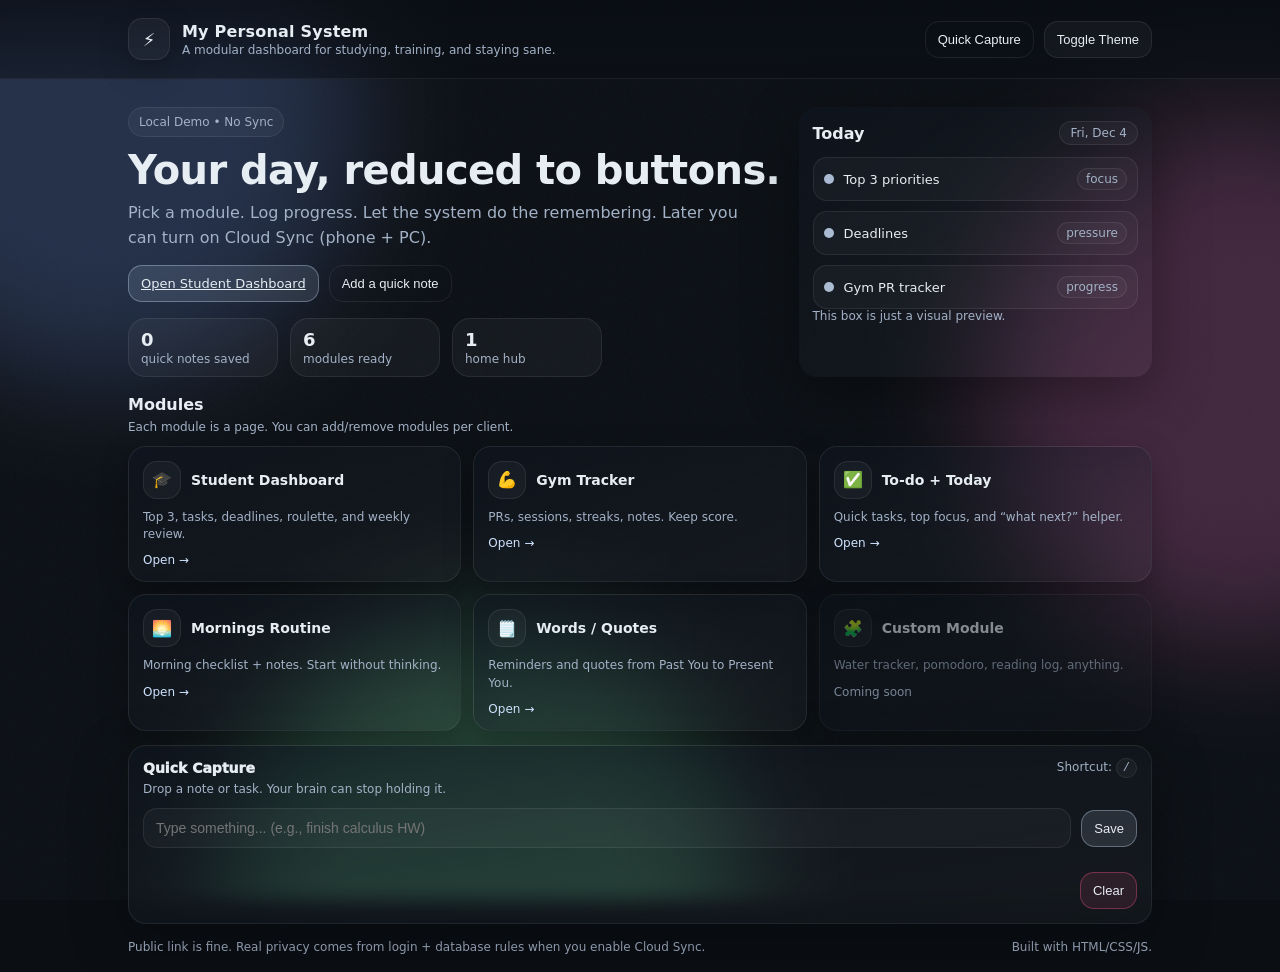
<file: index.html>
<!doctype html>
<html lang="en">
<head>
  <meta charset="utf-8" />
  <meta name="viewport" content="width=device-width, initial-scale=1" />
  <title>My Personal System</title>
  <link rel="stylesheet" href="styles.css" />
</head>
<body>
  <div class="bg">
    <div class="orb orb-a"></div>
    <div class="orb orb-b"></div>
    <div class="orb orb-c"></div>
    <div class="grain"></div>
  </div>

  <header class="topbar">
    <div class="wrap topbar-inner">
      <div class="brand">
        <div class="logo" aria-hidden="true">
          <span class="logo-bolt">⚡</span>
        </div>
        <div class="brand-text">
          <div class="title">My Personal System</div>
          <div class="subtitle">A modular dashboard for studying, training, and staying sane.</div>
        </div>
      </div>

      <div class="top-actions">
        <button id="btnQuick" class="btn ghost" type="button">Quick Capture</button>
        <button id="btnTheme" class="btn" type="button">Toggle Theme</button>
      </div>
    </div>
  </header>

  <main class="wrap">
    <section class="hero">
      <div class="hero-left">
        <div class="badge">Local Demo • No Sync</div>
        <h1 class="hero-title">Your day, reduced to buttons.</h1>
        <p class="hero-desc">
          Pick a module. Log progress. Let the system do the remembering.
          Later you can turn on Cloud Sync (phone + PC).
        </p>

        <div class="hero-actions">
          <a class="btn primary" href="html/student_dashboard.html">Open Student Dashboard</a>
          <button id="heroQuick" class="btn ghost" type="button">Add a quick note</button>
        </div>

        <div class="hero-stats">
          <div class="stat">
            <div class="stat-num" id="statQuick">0</div>
            <div class="stat-label">quick notes saved</div>
          </div>
          <div class="stat">
            <div class="stat-num">6</div>
            <div class="stat-label">modules ready</div>
          </div>
          <div class="stat">
            <div class="stat-num">1</div>
            <div class="stat-label">home hub</div>
          </div>
        </div>
      </div>

      <div class="hero-right">
        <div class="mini card-glass">
          <div class="mini-head">
            <div class="mini-title">Today</div>
            <div class="mini-pill" id="todayPill">—</div>
          </div>
          <div class="mini-body">
            <div class="mini-row">
              <div class="mini-dot"></div>
              <div class="mini-text">Top 3 priorities</div>
              <div class="mini-tag">focus</div>
            </div>
            <div class="mini-row">
              <div class="mini-dot"></div>
              <div class="mini-text">Deadlines</div>
              <div class="mini-tag">pressure</div>
            </div>
            <div class="mini-row">
              <div class="mini-dot"></div>
              <div class="mini-text">Gym PR tracker</div>
              <div class="mini-tag">progress</div>
            </div>
          </div>
          <div class="mini-foot muted">This box is just a visual preview.</div>
        </div>
      </div>
    </section>

    <section class="section-head">
      <h2 class="section-title">Modules</h2>
      <p class="section-sub">Each module is a page. You can add/remove modules per client.</p>
    </section>

    <section class="grid">
      <a class="card card-glass" href="html/student_dashboard.html">
        <div class="card-top">
          <div class="card-icon">🎓</div>
          <div class="card-title">Student Dashboard</div>
        </div>
        <div class="card-desc">
          Top 3, tasks, deadlines, roulette, and weekly review.
        </div>
        <div class="card-meta">Open →</div>
      </a>

      <a class="card card-glass" href="gym.html">
        <div class="card-top">
          <div class="card-icon">💪</div>
          <div class="card-title">Gym Tracker</div>
        </div>
        <div class="card-desc">
          PRs, sessions, streaks, notes. Keep score.
        </div>
        <div class="card-meta">Open →</div>
      </a>

      <a class="card card-glass" href="todo.html">
        <div class="card-top">
          <div class="card-icon">✅</div>
          <div class="card-title">To-do + Today</div>
        </div>
        <div class="card-desc">
          Quick tasks, top focus, and “what next?” helper.
        </div>
        <div class="card-meta">Open →</div>
      </a>

      <a class="card card-glass" href="mornings.html">
        <div class="card-top">
          <div class="card-icon">🌅</div>
          <div class="card-title">Mornings Routine</div>
        </div>
        <div class="card-desc">
          Morning checklist + notes. Start without thinking.
        </div>
        <div class="card-meta">Open →</div>
      </a>

      <a class="card card-glass" href="words.html">
        <div class="card-top">
          <div class="card-icon">🗒️</div>
          <div class="card-title">Words / Quotes</div>
        </div>
        <div class="card-desc">
          Reminders and quotes from Past You to Present You.
        </div>
        <div class="card-meta">Open →</div>
      </a>

      <a class="card card-glass disabled" href="#" aria-disabled="true">
        <div class="card-top">
          <div class="card-icon">🧩</div>
          <div class="card-title">Custom Module</div>
        </div>
        <div class="card-desc">
          Water tracker, pomodoro, reading log, anything.
        </div>
        <div class="card-meta">Coming soon</div>
      </a>
    </section>

    <section class="panel card-glass" id="quickPanel">
      <div class="panel-top">
        <div>
          <div class="panel-title">Quick Capture</div>
          <div class="panel-desc">Drop a note or task. Your brain can stop holding it.</div>
        </div>
        <div class="hint muted">Shortcut: <span class="kbd">/</span></div>
      </div>

      <div class="row">
        <input id="quickInput" class="input" placeholder="Type something... (e.g., finish calculus HW)" />
        <button id="quickSave" class="btn primary" type="button">Save</button>
      </div>

      <ul id="quickList" class="list"></ul>

      <div class="row end">
        <button id="quickClear" class="btn danger" type="button">Clear</button>
      </div>
    </section>

    <footer class="footer">
      <span class="muted">Public link is fine. Real privacy comes from login + database rules when you enable Cloud Sync.</span>
      <span class="muted">Built with HTML/CSS/JS.</span>
    </footer>
  </main>

  <script src="app.js"></script>
</body>
</html>
</file>
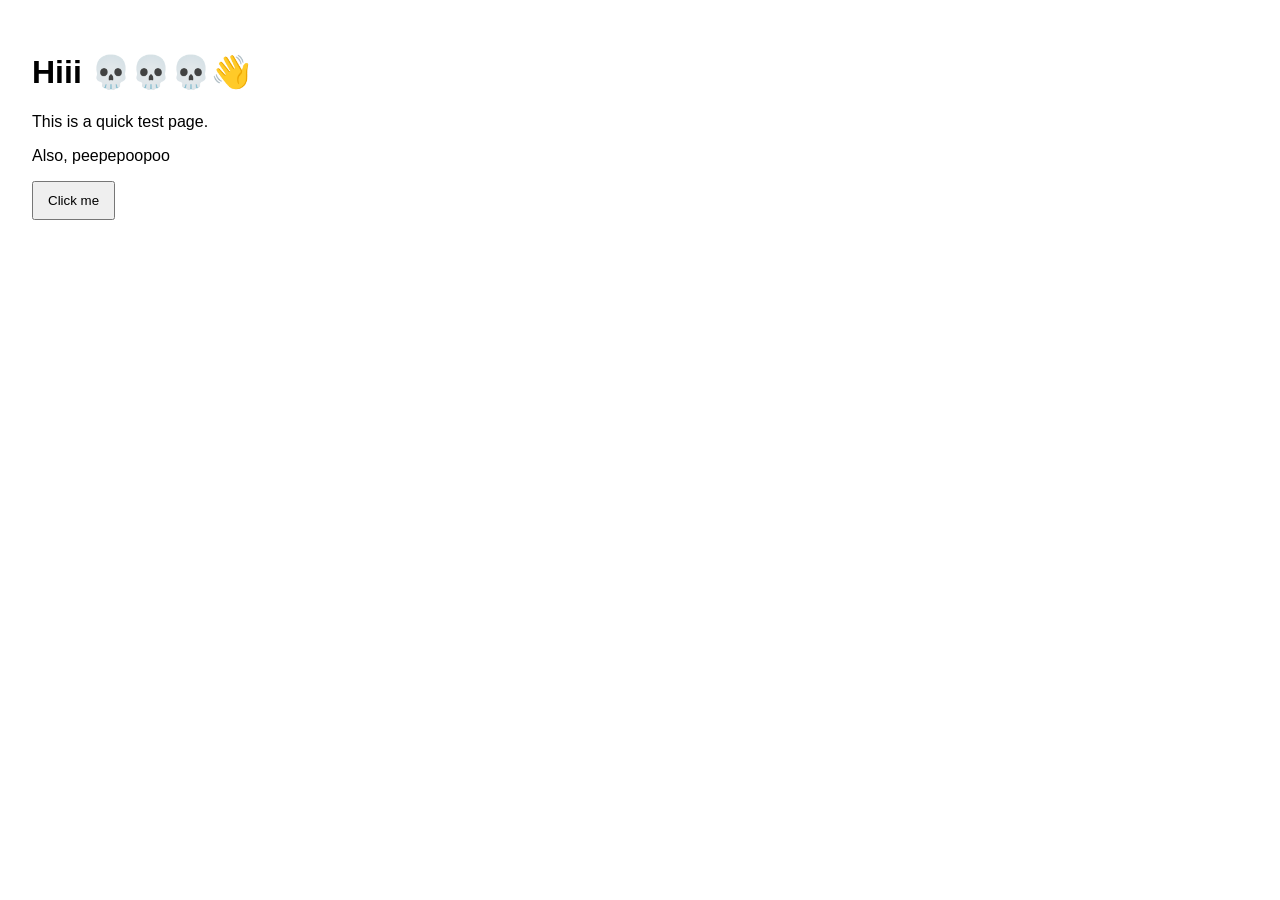
<file: not important.html>
<!doctype html>
<html lang="en">
<head>
  <meta charset="utf-8" />
  <meta name="viewport" content="width=device-width, initial-scale=1" />
  <title>Test Page</title>
  <style>
    body { font-family: Arial, sans-serif; padding: 24px; }
    button { padding: 10px 14px; cursor: pointer; }
    #msg { margin-top: 12px; }
  </style>
</head>
<body>
  <h1>Hiii 💀💀💀👋</h1>
  <p>This is a quick test page.</p>
  <p>Also, peepepoopoo</p>

  <button id="btn">Click me</button>
  <div id="msg"></div>

  <script>
    const btn = document.getElementById("btn");
    const msg = document.getElementById("msg");
    let n = 0;

    btn.addEventListener("click", () => {
      n++;
      msg.textContent = `Clicked ${n} time(s).`;
    });
  </script>
</body>
</html>
</file>
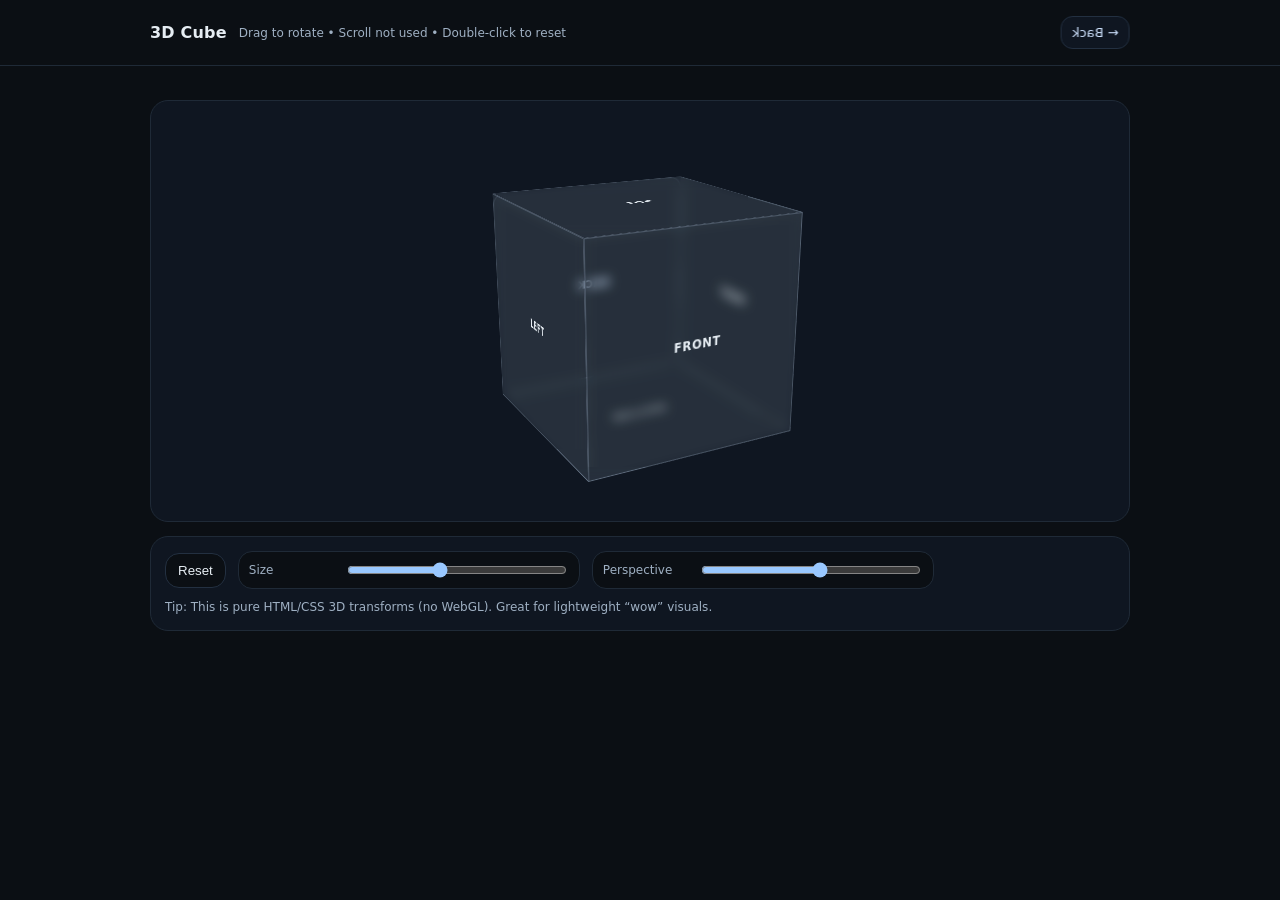
<file: html/cube.html>
<!-- cube.html -->
<!doctype html>
<html lang="en">
<head>
  <meta charset="utf-8" />
  <meta name="viewport" content="width=device-width,initial-scale=1" />
  <title>3D Cube (Drag to Rotate)</title>
  <link rel="stylesheet" href="../CSS/cube.css" />
</head>
<body>
  <header class="bar">
    <div class="wrap">
      <div class="title">3D Cube</div>
      <div class="hint">Drag to rotate • Scroll not used • Double-click to reset</div>
      <a class="back" href="index.html">← Back</a>
    </div>
  </header>

  <main class="wrap">
    <div class="stage" id="stage" aria-label="3D cube stage">
      <div class="scene">
        <div class="cube" id="cube">
          <div class="face front">front</div>
          <div class="face back">back</div>
          <div class="face right">right</div>
          <div class="face left">left</div>
          <div class="face top">top</div>
          <div class="face bottom">bottom</div>
        </div>
      </div>
    </div>

    <section class="panel">
      <div class="row">
        <button id="btnReset">Reset</button>
        <label class="slider">
          <span>Size</span>
          <input id="size" type="range" min="120" max="360" value="220" />
        </label>
        <label class="slider">
          <span>Perspective</span>
          <input id="persp" type="range" min="300" max="1400" value="900" />
        </label>
      </div>
      <p class="small">
        Tip: This is pure HTML/CSS 3D transforms (no WebGL). Great for lightweight “wow” visuals.
      </p>
    </section>
  </main>

  <script src="../Java/cube.js"></script>
</body>
</html>
</file>
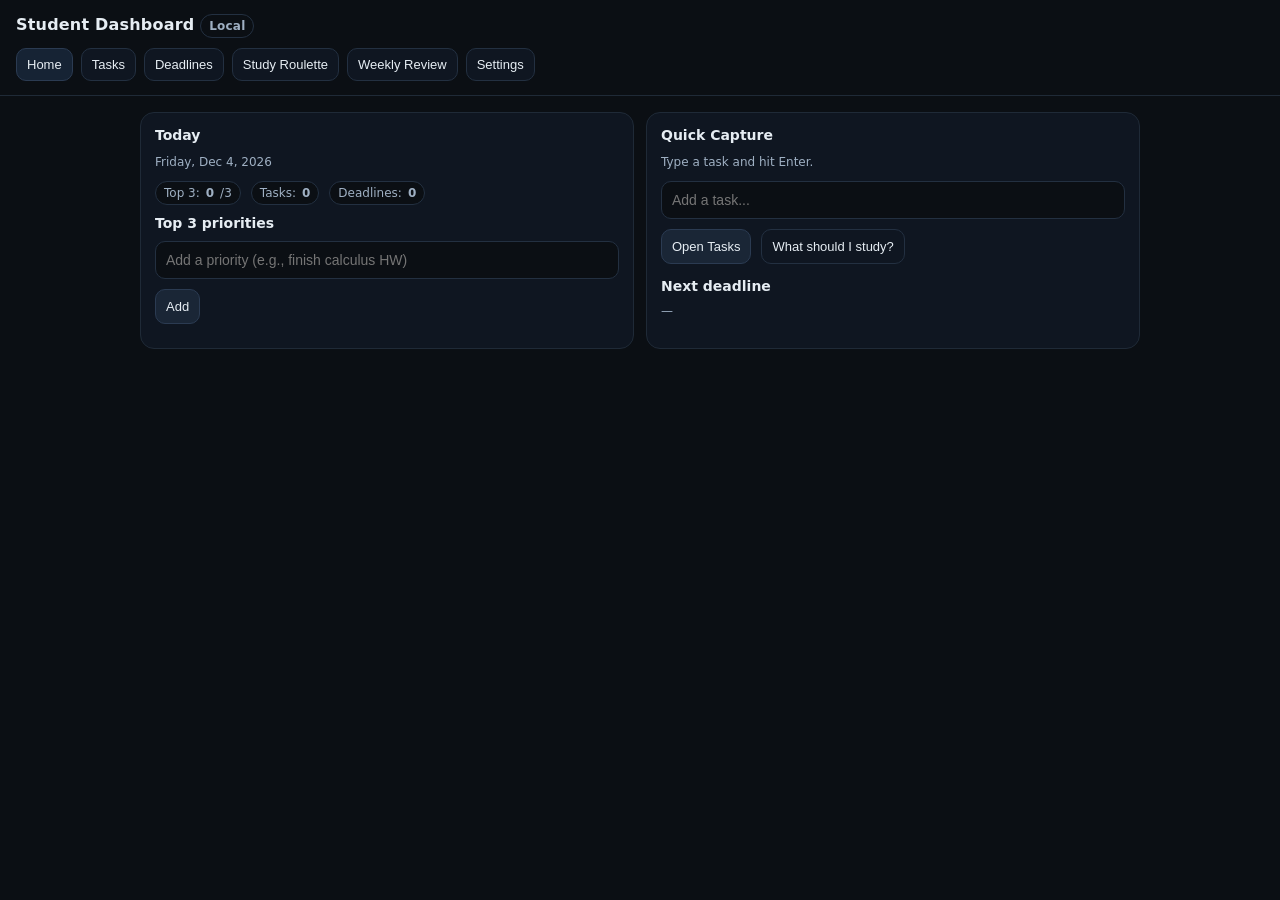
<file: html/student_dashboard.html>
<!doctype html>
<html lang="en">
<head>
  <meta charset="utf-8" />
  <meta name="viewport" content="width=device-width,initial-scale=1" />
  <title>Student Dashboard (Skeleton)</title>
  <style>
    :root { color-scheme: dark; }
    body { margin: 0; font-family: system-ui, -apple-system, Segoe UI, Roboto, Arial; background:#0b0f14; color:#e6edf3; }
    header { position: sticky; top: 0; z-index: 5; background:#0b0f14; border-bottom:1px solid #1f2a37; padding: 14px 16px; }
    h1 { margin:0 0 10px; font-size: 16px; font-weight: 800; letter-spacing: .2px; }
    .tabs { display:flex; flex-wrap:wrap; gap:8px; }
    .tab { border:1px solid #233041; background:#0f1621; color:#e6edf3; padding:8px 10px; border-radius:10px; cursor:pointer; font-size:13px; }
    .tab[aria-selected="true"] { background:#162334; border-color:#2b3b52; }
    main { max-width: 1000px; margin: 0 auto; padding: 16px; }
    .grid { display:grid; gap:12px; grid-template-columns: 1fr; }
    @media (min-width: 900px) { .grid.two { grid-template-columns: 1fr 1fr; } }
    .card { background:#0f1621; border:1px solid #1f2a37; border-radius:14px; padding:14px; }
    .card h2 { margin:0 0 10px; font-size:14px; }
    .muted { color:#9fb0c3; font-size:12px; }
    .row { display:flex; gap:10px; flex-wrap:wrap; align-items:center; }
    input, textarea, select {
      width:100%; box-sizing:border-box;
      background:#0b0f14; color:#e6edf3;
      border:1px solid #233041; border-radius:10px;
      padding:10px; font-size:14px;
    }
    textarea { min-height: 90px; resize: vertical; }
    button { background:#1a2636; color:#e6edf3; border:1px solid #2b3b52; border-radius:10px; padding:9px 10px; cursor:pointer; font-size:13px; }
    button:hover { background:#223248; }
    button.ghost { background:transparent; border-color:#233041; }
    button.danger { background:#2a1620; border-color:#4b2230; }
    button.danger:hover { background:#3a1d2a; }
    .pill { display:inline-flex; align-items:center; gap:6px; padding:4px 8px; border:1px solid #233041; border-radius:999px; background:#0b0f14; font-size:12px; color:#9fb0c3; }
    .list { margin:10px 0 0; padding:0; list-style:none; display:flex; flex-direction:column; gap:8px; }
    .item { display:flex; gap:10px; align-items:flex-start; border:1px solid #1f2a37; border-radius:12px; padding:10px; background:#0b0f14; }
    .item input[type="checkbox"] { width:18px; height:18px; margin-top:2px; }
    .item .content { flex:1; }
    .item .title { margin:0; font-size:14px; }
    .item .meta { margin-top:2px; font-size:12px; color:#9fb0c3; }
    .right { margin-left:auto; display:flex; gap:8px; }
    .hidden { display:none !important; }
    .toast { position: fixed; bottom: 16px; left: 50%; transform: translateX(-50%); background:#0f1621; border:1px solid #233041; padding:10px 12px; border-radius:12px; font-size:13px; max-width: 92vw; }
  </style>
</head>
<body>
  <header>
    <h1>Student Dashboard <span class="pill">Local</span></h1>
    <div class="tabs" role="tablist" aria-label="Sections">
      <button class="tab" role="tab" aria-selected="true" data-tab="home">Home</button>
      <button class="tab" role="tab" aria-selected="false" data-tab="tasks">Tasks</button>
      <button class="tab" role="tab" aria-selected="false" data-tab="deadlines">Deadlines</button>
      <button class="tab" role="tab" aria-selected="false" data-tab="roulette">Study Roulette</button>
      <button class="tab" role="tab" aria-selected="false" data-tab="review">Weekly Review</button>
      <button class="tab" role="tab" aria-selected="false" data-tab="settings">Settings</button>
    </div>
  </header>

  <main>
    <!-- HOME -->
    <section id="tab-home" class="tabpane">
      <div class="grid two">
        <div class="card">
          <h2>Today</h2>
          <p class="muted" id="todayLine"></p>
          <div class="row">
            <span class="pill">Top 3: <strong id="statTop3">0</strong>/3</span>
            <span class="pill">Tasks: <strong id="statTasks">0</strong></span>
            <span class="pill">Deadlines: <strong id="statDeadlines">0</strong></span>
          </div>
          <div style="height:10px"></div>

          <h2 style="margin-top:0">Top 3 priorities</h2>
          <div class="row">
            <input id="top3Text" placeholder="Add a priority (e.g., finish calculus HW)" />
            <button id="top3Add">Add</button>
          </div>
          <ul class="list" id="top3List"></ul>
        </div>

        <div class="card">
          <h2>Quick Capture</h2>
          <p class="muted">Type a task and hit Enter.</p>
          <input id="quickTask" placeholder="Add a task..." />
          <div class="row" style="margin-top:10px">
            <button id="goTasks">Open Tasks</button>
            <button id="spinNow" class="ghost">What should I study?</button>
          </div>

          <div style="height:14px"></div>
          <h2>Next deadline</h2>
          <div id="nextDeadline" class="muted">—</div>
        </div>
      </div>
    </section>

    <!-- TASKS -->
    <section id="tab-tasks" class="tabpane hidden">
      <div class="grid two">
        <div class="card">
          <h2>Tasks</h2>
          <div class="row">
            <input id="taskText" placeholder="Task..." />
            <select id="taskCourse" style="max-width:220px">
              <option value="">Course (optional)</option>
            </select>
            <button id="taskAdd">Add</button>
          </div>
          <ul class="list" id="taskList"></ul>
          <div class="row" style="margin-top:10px">
            <button id="taskClearDone" class="danger">Delete done</button>
            <button id="taskClearAll" class="ghost">Clear all</button>
          </div>
        </div>

        <div class="card">
          <h2>Courses (for filtering + roulette)</h2>
          <div class="row">
            <input id="courseText" placeholder="Add a course (e.g., Calculus, CS101)" />
            <button id="courseAdd">Add</button>
          </div>
          <ul class="list" id="courseList"></ul>
          <p class="muted" style="margin-top:10px">
            Tip: course list is used by Study Roulette when you have no tasks.
          </p>
        </div>
      </div>
    </section>

    <!-- DEADLINES -->
    <section id="tab-deadlines" class="tabpane hidden">
      <div class="grid two">
        <div class="card">
          <h2>Deadlines</h2>
          <div class="row">
            <input id="dlTitle" placeholder="Deadline title (e.g., Physics Lab Report)" />
            <input id="dlDate" type="date" style="max-width: 200px;" />
            <select id="dlCourse" style="max-width:220px">
              <option value="">Course (optional)</option>
            </select>
            <button id="dlAdd">Add</button>
          </div>
          <ul class="list" id="dlList"></ul>
          <div class="row" style="margin-top:10px">
            <button id="dlClearAll" class="danger">Clear all</button>
          </div>
        </div>

        <div class="card">
          <h2>Countdown</h2>
          <p class="muted">Closest upcoming deadline.</p>
          <div id="countdownBox" style="font-size:16px; line-height:1.5">—</div>
        </div>
      </div>
    </section>

    <!-- ROULETTE -->
    <section id="tab-roulette" class="tabpane hidden">
      <div class="grid two">
        <div class="card">
          <h2>Study Roulette</h2>
          <p class="muted">Picks from your undone tasks first. If none, picks a course.</p>
          <button id="rouletteSpin">SPIN</button>
          <div style="margin-top:12px; font-size:16px;">
            Result: <strong id="rouletteResult">—</strong>
          </div>
          <div class="row" style="margin-top:10px">
            <button id="rouletteMarkDone" class="ghost">Mark chosen task done</button>
          </div>
          <p class="muted" style="margin-top:10px">
            If the result is a course (not a task), you can create a quick task for it.
          </p>
        </div>

        <div class="card">
          <h2>Quick task from result</h2>
          <div class="row">
            <input id="rouletteTaskText" placeholder="Task text..." />
            <button id="rouletteTaskAdd">Add to tasks</button>
          </div>
        </div>
      </div>
    </section>

    <!-- REVIEW -->
    <section id="tab-review" class="tabpane hidden">
      <div class="grid two">
        <div class="card">
          <h2>Weekly Review</h2>
          <p class="muted">Simple prompts. You can expand this later.</p>
          <textarea id="reviewText" placeholder="What went well this week? What sucked? What’s the plan for next week?"></textarea>
          <div class="row" style="margin-top:10px">
            <button id="reviewSave">Save</button>
            <span id="reviewSaved" class="muted"></span>
          </div>
        </div>

        <div class="card">
          <h2>Stats</h2>
          <div class="row">
            <span class="pill">Tasks done: <strong id="statDone">0</strong></span>
            <span class="pill">Active courses: <strong id="statCourses">0</strong></span>
          </div>
          <p class="muted" style="margin-top:10px">
            Later: add streaks, a 7-day grid, etc.
          </p>
        </div>
      </div>
    </section>

    <!-- SETTINGS -->
    <section id="tab-settings" class="tabpane hidden">
      <div class="card">
        <h2>Data</h2>
        <p class="muted">Local storage only. No syncing. (Supabase comes later.)</p>
        <div class="row">
          <button id="exportBtn">Export JSON</button>
          <button id="importBtn" class="ghost">Import JSON</button>
          <button id="wipeBtn" class="danger">Wipe all data</button>
        </div>
        <input id="importFile" class="hidden" type="file" accept="application/json" />
      </div>
    </section>
  </main>

  <div id="toast" class="toast hidden"></div>

  <script>
    // ========= Local State =========
    const LS_KEY = "student_dash_v1";
    const uid = () => Math.random().toString(16).slice(2) + Date.now().toString(16);
    const defaultState = () => ({
      top3: [],
      tasks: [],        // {id, text, course, done, createdAt}
      courses: [],      // {id, name}
      deadlines: [],    // {id, title, dateISO, course}
      weeklyReview: ""  // string
    });

    let state = loadState();

    function loadState() {
      try {
        const raw = localStorage.getItem(LS_KEY);
        if (!raw) return defaultState();
        return { ...defaultState(), ...JSON.parse(raw) };
      } catch { return defaultState(); }
    }

    function saveState() {
      localStorage.setItem(LS_KEY, JSON.stringify(state));
      renderAll();
    }

    const $ = (id) => document.getElementById(id);

    function toast(msg) {
      const el = $("toast");
      el.textContent = msg;
      el.classList.remove("hidden");
      clearTimeout(toast._t);
      toast._t = setTimeout(() => el.classList.add("hidden"), 1400);
    }

    function todayText() {
      const d = new Date();
      return d.toLocaleDateString(undefined, { weekday:"long", year:"numeric", month:"short", day:"numeric" });
    }

    // ========= Tabs =========
    function setTab(name) {
      document.querySelectorAll(".tab").forEach(btn => {
        btn.setAttribute("aria-selected", btn.dataset.tab === name ? "true" : "false");
      });
      document.querySelectorAll(".tabpane").forEach(p => p.classList.add("hidden"));
      $("tab-" + name).classList.remove("hidden");
      history.replaceState(null, "", "#" + name);
    }

    document.querySelectorAll(".tab").forEach(btn => btn.addEventListener("click", () => setTab(btn.dataset.tab)));
    window.addEventListener("load", () => {
      const hash = location.hash.replace("#", "");
      if (hash) setTab(hash);
      $("todayLine").textContent = todayText();
      renderAll();
    });

    $("goTasks").onclick = () => setTab("tasks");
    $("spinNow").onclick = () => { setTab("roulette"); spinRoulette(); };

    // ========= Courses =========
    $("courseAdd").onclick = () => {
      const name = $("courseText").value.trim();
      if (!name) return;
      state.courses.push({ id: uid(), name });
      $("courseText").value = "";
      saveState();
      toast("Course added.");
    };

    // ========= Tasks =========
    $("quickTask").addEventListener("keydown", (e) => {
      if (e.key === "Enter") addTask($("quickTask").value.trim(), "");
    });

    $("taskAdd").onclick = () => addTask($("taskText").value.trim(), $("taskCourse").value);
    $("taskText").addEventListener("keydown", (e) => {
      if (e.key === "Enter") $("taskAdd").click();
    });

    function addTask(text, course) {
      if (!text) return;
      state.tasks.unshift({ id: uid(), text, course: course || "", done:false, createdAt: Date.now() });
      $("taskText").value = "";
      $("quickTask").value = "";
      saveState();
      toast("Task added.");
    }

    $("taskClearDone").onclick = () => { state.tasks = state.tasks.filter(t => !t.done); saveState(); };
    $("taskClearAll").onclick = () => {
      if (!confirm("Clear all tasks?")) return;
      state.tasks = [];
      saveState();
    };

    // ========= Top 3 =========
    $("top3Add").onclick = () => {
      const text = $("top3Text").value.trim();
      if (!text) return;
      if (state.top3.length >= 3) return toast("Top 3 is full.");
      state.top3.push({ id: uid(), text, done:false });
      $("top3Text").value = "";
      saveState();
    };

    // ========= Deadlines =========
    $("dlAdd").onclick = () => {
      const title = $("dlTitle").value.trim();
      const dateISO = $("dlDate").value;
      const course = $("dlCourse").value;
      if (!title || !dateISO) return toast("Need title + date.");
      state.deadlines.push({ id: uid(), title, dateISO, course: course || "" });
      $("dlTitle").value = "";
      $("dlDate").value = "";
      saveState();
      toast("Deadline added.");
    };

    $("dlClearAll").onclick = () => {
      if (!confirm("Clear all deadlines?")) return;
      state.deadlines = [];
      saveState();
    };

    // ========= Roulette =========
    let lastRoulette = null; // {type:'task'|'course', id, label}
    $("rouletteSpin").onclick = () => spinRoulette();
    $("rouletteTaskAdd").onclick = () => {
      const text = $("rouletteTaskText").value.trim();
      if (!text) return;
      addTask(text, "");
      $("rouletteTaskText").value = "";
      toast("Added from roulette.");
    };
    $("rouletteMarkDone").onclick = () => {
      if (!lastRoulette || lastRoulette.type !== "task") return toast("No task selected.");
      const t = state.tasks.find(x => x.id === lastRoulette.id);
      if (t) t.done = true;
      saveState();
      toast("Marked done.");
    };

    function spinRoulette() {
      const undone = state.tasks.filter(t => !t.done);
      if (undone.length) {
        const choice = undone[Math.floor(Math.random() * undone.length)];
        lastRoulette = { type:"task", id: choice.id, label: choice.text };
        $("rouletteResult").textContent = choice.text;
        $("rouletteTaskText").value = choice.text;
        return;
      }
      if (state.courses.length) {
        const c = state.courses[Math.floor(Math.random() * state.courses.length)];
        lastRoulette = { type:"course", id: c.id, label: c.name };
        $("rouletteResult").textContent = c.name;
        $("rouletteTaskText").value = `Study ${c.name} for 30 minutes`;
        return;
      }
      toast("Add tasks or courses first.");
      $("rouletteResult").textContent = "—";
      lastRoulette = null;
    }

    // ========= Weekly Review =========
    $("reviewSave").onclick = () => {
      state.weeklyReview = $("reviewText").value;
      saveState();
      $("reviewSaved").textContent = "Saved.";
      setTimeout(()=> $("reviewSaved").textContent = "", 1200);
    };

    // ========= Export/Import/Wipe =========
    $("exportBtn").onclick = () => {
      const blob = new Blob([JSON.stringify(state, null, 2)], { type:"application/json" });
      const a = document.createElement("a");
      a.href = URL.createObjectURL(blob);
      a.download = "student-dashboard.json";
      a.click();
      URL.revokeObjectURL(a.href);
    };
    $("importBtn").onclick = () => $("importFile").click();
    $("importFile").addEventListener("change", async (e) => {
      const f = e.target.files?.[0];
      if (!f) return;
      const text = await f.text();
      try {
        const parsed = JSON.parse(text);
        state = { ...defaultState(), ...parsed };
        saveState();
        toast("Imported.");
      } catch {
        toast("Import failed (bad JSON).");
      }
      $("importFile").value = "";
    });
    $("wipeBtn").onclick = () => {
      if (!confirm("Wipe all data?")) return;
      state = defaultState();
      saveState();
    };

    // ========= Render =========
    function renderAll() {
      renderCourses();
      renderTop3();
      renderTasks();
      renderDeadlines();
      renderHome();
      renderReview();
    }

    function renderCourses() {
      // fill selects
      const courseSel = $("taskCourse");
      const dlSel = $("dlCourse");
      courseSel.innerHTML = `<option value="">Course (optional)</option>`;
      dlSel.innerHTML = `<option value="">Course (optional)</option>`;
      state.courses.forEach(c => {
        const o1 = document.createElement("option");
        o1.value = c.name; o1.textContent = c.name;
        const o2 = o1.cloneNode(true);
        courseSel.appendChild(o1);
        dlSel.appendChild(o2);
      });

      // list
      const ul = $("courseList");
      ul.innerHTML = "";
      state.courses.forEach(c => {
        const li = document.createElement("li");
        li.className = "item";
        li.innerHTML = `
          <div class="content">
            <p class="title">${escapeHtml(c.name)}</p>
            <div class="meta">Used for filtering + roulette</div>
          </div>
          <div class="right">
            <button class="danger" data-del="${c.id}">Delete</button>
          </div>
        `;
        li.querySelector("[data-del]").onclick = () => {
          state.courses = state.courses.filter(x => x.id !== c.id);
          // also detach from tasks/deadlines (optional: keep as-is)
          saveState();
        };
        ul.appendChild(li);
      });
      $("statCourses").textContent = String(state.courses.length);
    }

    function renderTop3() {
      $("statTop3").textContent = String(state.top3.filter(x=>x.done).length);
      const ul = $("top3List");
      ul.innerHTML = "";
      state.top3.forEach(x => {
        const li = document.createElement("li");
        li.className = "item";
        li.innerHTML = `
          <input type="checkbox" ${x.done ? "checked" : ""} />
          <div class="content">
            <p class="title">${escapeHtml(x.text)}</p>
            <div class="meta">${x.done ? "Done" : "Not done yet"}</div>
          </div>
          <div class="right">
            <button class="danger">Delete</button>
          </div>
        `;
        li.querySelector("input").onchange = (e) => { x.done = e.target.checked; saveState(); };
        li.querySelector("button").onclick = () => { state.top3 = state.top3.filter(t => t.id !== x.id); saveState(); };
        ul.appendChild(li);
      });
    }

    function renderTasks() {
      $("statTasks").textContent = String(state.tasks.length);
      $("statDone").textContent = String(state.tasks.filter(t=>t.done).length);

      const ul = $("taskList");
      ul.innerHTML = "";
      state.tasks.forEach(t => {
        const li = document.createElement("li");
        li.className = "item";
        li.innerHTML = `
          <input type="checkbox" ${t.done ? "checked" : ""} />
          <div class="content">
            <p class="title">${escapeHtml(t.text)}</p>
            <div class="meta">${t.course ? "Course: " + escapeHtml(t.course) + " · " : ""}${new Date(t.createdAt).toLocaleString()}</div>
          </div>
          <div class="right">
            <button class="danger">Delete</button>
          </div>
        `;
        li.querySelector("input").onchange = (e) => { t.done = e.target.checked; saveState(); };
        li.querySelector("button").onclick = () => { state.tasks = state.tasks.filter(x => x.id !== t.id); saveState(); };
        ul.appendChild(li);
      });
    }

    function renderDeadlines() {
      $("statDeadlines").textContent = String(state.deadlines.length);

      // sort by date
      const sorted = [...state.deadlines].sort((a,b)=> a.dateISO.localeCompare(b.dateISO));
      const ul = $("dlList");
      ul.innerHTML = "";

      sorted.forEach(d => {
        const days = daysUntil(d.dateISO);
        const li = document.createElement("li");
        li.className = "item";
        li.innerHTML = `
          <div class="content">
            <p class="title">${escapeHtml(d.title)}</p>
            <div class="meta">
              ${d.course ? "Course: " + escapeHtml(d.course) + " · " : ""}
              Due: ${escapeHtml(d.dateISO)} · ${days >= 0 ? days + " day(s) left" : "Overdue"}
            </div>
          </div>
          <div class="right">
            <button class="danger">Delete</button>
          </div>
        `;
        li.querySelector("button").onclick = () => { state.deadlines = state.deadlines.filter(x => x.id !== d.id); saveState(); };
        ul.appendChild(li);
      });

      // countdown box
      const upcoming = sorted.find(d => daysUntil(d.dateISO) >= 0);
      if (!upcoming) {
        $("countdownBox").textContent = "No upcoming deadlines.";
        $("nextDeadline").textContent = "—";
      } else {
        const days = daysUntil(upcoming.dateISO);
        $("countdownBox").textContent = `${upcoming.title} (${upcoming.dateISO})\n${days} day(s) left`;
        $("nextDeadline").textContent = `${upcoming.title} · ${days} day(s) left`;
      }
    }

    function renderHome() {
      // show total morning-ish summary using top3 done count
      $("statTop3").textContent = String(state.top3.filter(x=>x.done).length);
    }

    function renderReview() {
      $("reviewText").value = state.weeklyReview || "";
    }

    function daysUntil(dateISO) {
      // dateISO like "2026-03-11"
      const target = new Date(dateISO + "T00:00:00");
      const now = new Date();
      const today = new Date(now.getFullYear(), now.getMonth(), now.getDate());
      const diff = target - today;
      return Math.round(diff / (1000*60*60*24));
    }

    function escapeHtml(s) {
      return String(s).replace(/[&<>"']/g, (c) => ({'&':'&amp;','<':'&lt;','>':'&gt;','"':'&quot;',"'":'&#39;'}[c]));
    }
  </script>
</body>
</html>
</file>
<file: styles.css>
:root{
  --bg: #0b0f14;
  --panel: rgba(15, 22, 33, 0.72);
  --card: rgba(15, 22, 33, 0.58);
  --border: rgba(255,255,255,0.08);
  --border2: rgba(207,227,255,0.18);
  --text: #e6edf3;
  --muted: #a3b2c7;
  --accent: #cfe3ff;
  --shadow: 0 18px 55px rgba(0,0,0,0.35);
  --shadow2: 0 10px 30px rgba(0,0,0,0.25);
  --radius: 18px;
  color-scheme: dark;
}

:root.light{
  --bg: #f6f7fb;
  --panel: rgba(255,255,255,0.78);
  --card: rgba(255,255,255,0.64);
  --border: rgba(16, 20, 30, 0.10);
  --border2: rgba(16, 20, 30, 0.18);
  --text: #0b1220;
  --muted: #51637d;
  --accent: #0b1220;
  --shadow: 0 18px 55px rgba(0,0,0,0.10);
  --shadow2: 0 10px 30px rgba(0,0,0,0.08);
  color-scheme: light;
}

*{ box-sizing:border-box; }
body{
  margin:0;
  font-family: system-ui, -apple-system, Segoe UI, Roboto, Arial;
  background: var(--bg);
  color: var(--text);
}

.wrap{ max-width: 1060px; margin:0 auto; padding: 18px; }

/* ===== Background vibes ===== */
.bg{ position: fixed; inset:0; z-index:-2; overflow:hidden; }
.orb{
  position:absolute;
  width: 520px; height: 520px;
  border-radius: 999px;
  filter: blur(60px);
  opacity: 0.22;
}
.orb-a{ left: -160px; top: -140px; background: #7aa2ff; }
.orb-b{ right: -220px; top: 120px; background: #ff7ad1; }
.orb-c{ left: 220px; bottom: -240px; background: #7dffb2; }

.grain{
  position:absolute; inset:0;
  background-image: url("data:image/svg+xml,%3Csvg xmlns='http://www.w3.org/2000/svg' width='140' height='140'%3E%3Cfilter id='n'%3E%3CfeTurbulence type='fractalNoise' baseFrequency='.8' numOctaves='4' stitchTiles='stitch'/%3E%3C/filter%3E%3Crect width='140' height='140' filter='url(%23n)' opacity='.12'/%3E%3C/svg%3E");
  opacity: .30;
  mix-blend-mode: overlay;
  z-index:-1;
}

/* ===== Topbar ===== */
.topbar{
  position: sticky;
  top: 0;
  z-index: 10;
  border-bottom: 1px solid var(--border);
  backdrop-filter: blur(10px);
  background: linear-gradient(to bottom, rgba(10, 14, 20, 0.78), rgba(10, 14, 20, 0.48));
}
:root.light .topbar{
  background: linear-gradient(to bottom, rgba(246, 247, 251, 0.92), rgba(246, 247, 251, 0.68));
}
.topbar-inner{ display:flex; align-items:center; justify-content:space-between; gap:12px; }

.brand{ display:flex; gap:12px; align-items:center; }
.logo{
  width: 42px; height: 42px;
  border-radius: 14px;
  display:grid; place-items:center;
  border: 1px solid var(--border);
  background: rgba(255,255,255,0.04);
  box-shadow: var(--shadow2);
}
.logo-bolt{ font-size: 18px; }

.title{ font-weight: 900; letter-spacing: .2px; }
.subtitle{ font-size: 12px; color: var(--muted); margin-top: 2px; }
.top-actions{ display:flex; gap:10px; flex-wrap:wrap; }

/* ===== Hero ===== */
.hero{
  display:grid;
  gap: 14px;
  grid-template-columns: 1fr;
  margin-top: 10px;
}
@media (min-width: 920px){
  .hero{ grid-template-columns: 1.3fr 0.7fr; align-items: stretch; }
}
.badge{
  display:inline-flex;
  align-items:center;
  gap:8px;
  padding: 7px 10px;
  border-radius: 999px;
  border: 1px solid var(--border);
  background: rgba(255,255,255,0.04);
  font-size: 12px;
  color: var(--muted);
  width: fit-content;
}
.hero-title{
  margin: 12px 0 0;
  font-size: clamp(26px, 3.6vw, 40px);
  line-height: 1.05;
  letter-spacing: -0.6px;
}
.hero-desc{
  margin: 10px 0 0;
  color: var(--muted);
  line-height: 1.55;
  max-width: 60ch;
}
.hero-actions{ display:flex; gap:10px; flex-wrap:wrap; margin-top: 14px; }
.hero-stats{
  display:flex; gap: 12px; flex-wrap:wrap;
  margin-top: 16px;
}
.stat{
  padding: 10px 12px;
  border: 1px solid var(--border);
  border-radius: var(--radius);
  background: rgba(255,255,255,0.04);
  min-width: 150px;
}
.stat-num{ font-weight: 900; font-size: 18px; }
.stat-label{ font-size: 12px; color: var(--muted); margin-top: 2px; }

.mini{
  border-radius: var(--radius);
  padding: 14px;
  box-shadow: var(--shadow);
  height: 100%;
}
.mini-head{ display:flex; justify-content:space-between; align-items:center; }
.mini-title{ font-weight: 900; }
.mini-pill{
  padding: 4px 10px;
  border-radius: 999px;
  border: 1px solid var(--border);
  background: rgba(255,255,255,0.04);
  font-size: 12px;
  color: var(--muted);
}
.mini-body{ margin-top: 12px; display:grid; gap: 10px; }
.mini-row{
  display:flex; gap: 10px; align-items:center;
  padding: 10px 10px;
  border-radius: 14px;
  border: 1px solid var(--border);
  background: rgba(255,255,255,0.03);
}
.mini-dot{
  width: 10px; height: 10px;
  border-radius: 999px;
  background: var(--accent);
  opacity: 0.8;
}
.mini-text{ flex:1; font-size: 13px; }
.mini-tag{
  font-size: 12px;
  color: var(--muted);
  border: 1px solid var(--border);
  padding: 3px 8px;
  border-radius: 999px;
  background: rgba(255,255,255,0.03);
}

/* ===== Section Head ===== */
.section-head{ margin-top: 18px; }
.section-title{ margin:0; font-size: 16px; font-weight: 900; }
.section-sub{ margin:6px 0 0; font-size: 12px; color: var(--muted); }

/* ===== Cards grid ===== */
.grid{
  display:grid;
  gap: 12px;
  grid-template-columns: 1fr;
  margin-top: 12px;
}
@media (min-width: 820px){
  .grid{ grid-template-columns: 1fr 1fr 1fr; }
}
.card{
  text-decoration:none;
  color: inherit;
  border-radius: var(--radius);
  padding: 14px;
  border: 1px solid var(--border);
  transition: transform .08s ease, border-color .08s ease, background .08s ease;
  box-shadow: var(--shadow2);
}
.card:hover{ transform: translateY(-2px); border-color: var(--border2); }

.card.disabled{ opacity: .55; cursor: not-allowed; }
.card.disabled:hover{ transform:none; border-color: var(--border); }

.card-top{ display:flex; align-items:center; gap: 10px; }
.card-icon{
  width: 38px; height: 38px;
  border-radius: 14px;
  display:grid; place-items:center;
  border: 1px solid var(--border);
  background: rgba(255,255,255,0.04);
}
.card-title{ font-weight: 900; font-size: 14px; }
.card-desc{ margin-top: 10px; font-size: 12px; color: var(--muted); line-height: 1.45; }
.card-meta{ margin-top: 10px; font-size: 12px; color: var(--accent); }

/* ===== Glass helper ===== */
.card-glass{
  background: linear-gradient(to bottom right, var(--card), rgba(255,255,255,0.03));
  backdrop-filter: blur(10px);
}

/* ===== Panel ===== */
.panel{ margin-top: 14px; padding: 14px; border-radius: var(--radius); border: 1px solid var(--border); box-shadow: var(--shadow); }
.panel-top{ display:flex; align-items:flex-start; justify-content:space-between; gap: 10px; flex-wrap:wrap; }
.panel-title{ font-weight: 950; font-size: 14px; }
.panel-desc{ margin-top: 6px; font-size: 12px; color: var(--muted); }

.row{ display:flex; gap: 10px; flex-wrap:wrap; align-items:center; margin-top: 12px; }
.row.end{ justify-content:flex-end; }

.input{
  flex: 1;
  min-width: 220px;
  padding: 11px 12px;
  border-radius: 14px;
  border: 1px solid var(--border);
  background: rgba(255,255,255,0.03);
  color: var(--text);
  font-size: 14px;
  outline: none;
}
.input:focus{ border-color: var(--border2); }

.btn{
  padding: 10px 12px;
  border-radius: 14px;
  border: 1px solid var(--border);
  background: rgba(255,255,255,0.04);
  color: var(--text);
  cursor:pointer;
  font-size: 13px;
}
.btn:hover{ border-color: var(--border2); }
.btn.ghost{ background: transparent; }
.btn.primary{
  border-color: rgba(207,227,255,0.35);
  background: rgba(207,227,255,0.12);
}
.btn.danger{
  border-color: rgba(255, 90, 140, 0.35);
  background: rgba(255, 90, 140, 0.10);
}

/* ===== List ===== */
.list{ list-style:none; padding:0; margin: 12px 0 0; display:grid; gap: 8px; }
.list li{
  border: 1px solid var(--border);
  background: rgba(255,255,255,0.03);
  border-radius: 16px;
  padding: 10px 10px;
  display:flex;
  gap: 10px;
  align-items:center;
}
.list .text{ flex:1; font-size: 13px; }
.list .meta{ font-size: 12px; color: var(--muted); }

.footer{
  margin-top: 16px;
  display:flex;
  justify-content: space-between;
  gap: 12px;
  flex-wrap:wrap;
}
.muted{ color: var(--muted); font-size: 12px; }
.kbd{
  font-family: ui-monospace, SFMono-Regular, Menlo, Monaco, Consolas, "Liberation Mono";
  border: 1px solid var(--border);
  background: rgba(255,255,255,0.04);
  padding: 2px 6px;
  border-radius: 10px;
}
</file>
<file: CSS/cube.css>
/* cube.css */
:root { color-scheme: dark; }

body{
  margin:0;
  font-family: system-ui, -apple-system, Segoe UI, Roboto, Arial;
  background:#0b0f14;
  color:#e6edf3;
}

.wrap{ max-width: 980px; margin:0 auto; padding: 16px; }

.bar{
  position: sticky;
  top: 0;
  z-index: 10;
  background:#0b0f14;
  border-bottom:1px solid #1f2a37;
}

.bar .wrap{
  display:flex;
  align-items:center;
  gap: 12px;
  flex-wrap: wrap;
}

.title{ font-weight: 900; letter-spacing: .2px; }
.hint{ color:#9fb0c3; font-size: 12px; }
.back{
  margin-left:auto;
  color:#cfe3ff;
  text-decoration:none;
  font-size: 13px;
  border:1px solid #233041;
  padding: 8px 10px;
  border-radius: 12px;
  background:#0f1621;
}
.back:hover{ border-color:#2b3b52; }

.stage{
  margin-top: 18px;
  border:1px solid #1f2a37;
  background:#0f1621;
  border-radius: 18px;
  height: 420px;
  display:grid;
  place-items:center;
  user-select:none;
  touch-action:none; /* important for mobile dragging */
}

.scene{
  width: 260px;
  height: 260px;
  display:grid;
  place-items:center;
  perspective: 900px; /* JS will update */
}

.cube{
  position: relative;
  width: 220px; /* JS will update */
  height: 220px; /* JS will update */
  transform-style: preserve-3d;
  transform: rotateX(-18deg) rotateY(28deg);
}

.face{
  position:absolute;
  inset: 0;
  display:grid;
  place-items:center;
  font-weight: 800;
  letter-spacing: .6px;
  text-transform: uppercase;
  font-size: 12px;
  border:1px solid rgba(207,227,255,0.22);
  background: rgba(207,227,255,0.06);
  backdrop-filter: blur(6px);
}

.front  { transform: translateZ(110px); }
.back   { transform: rotateY(180deg) translateZ(110px); }
.right  { transform: rotateY( 90deg) translateZ(110px); }
.left   { transform: rotateY(-90deg) translateZ(110px); }
.top    { transform: rotateX( 90deg) translateZ(110px); }
.bottom { transform: rotateX(-90deg) translateZ(110px); }

.panel{
  margin-top: 14px;
  border:1px solid #1f2a37;
  background:#0f1621;
  border-radius: 18px;
  padding: 14px;
}

.row{ display:flex; gap: 12px; flex-wrap: wrap; align-items:center; }
button{
  border:1px solid #233041;
  background:#0b0f14;
  color:#e6edf3;
  padding: 9px 12px;
  border-radius: 14px;
  cursor:pointer;
}
button:hover{ border-color:#2b3b52; }

.slider{
  display:flex;
  gap: 10px;
  align-items:center;
  border:1px solid #1f2a37;
  background:#0b0f14;
  padding: 8px 10px;
  border-radius: 14px;
}
.slider span{ color:#9fb0c3; font-size: 12px; width: 86px; }
input[type="range"]{ width: 220px; }

.small{ margin: 10px 0 0; color:#9fb0c3; font-size: 12px; line-height: 1.45; }
</file>
